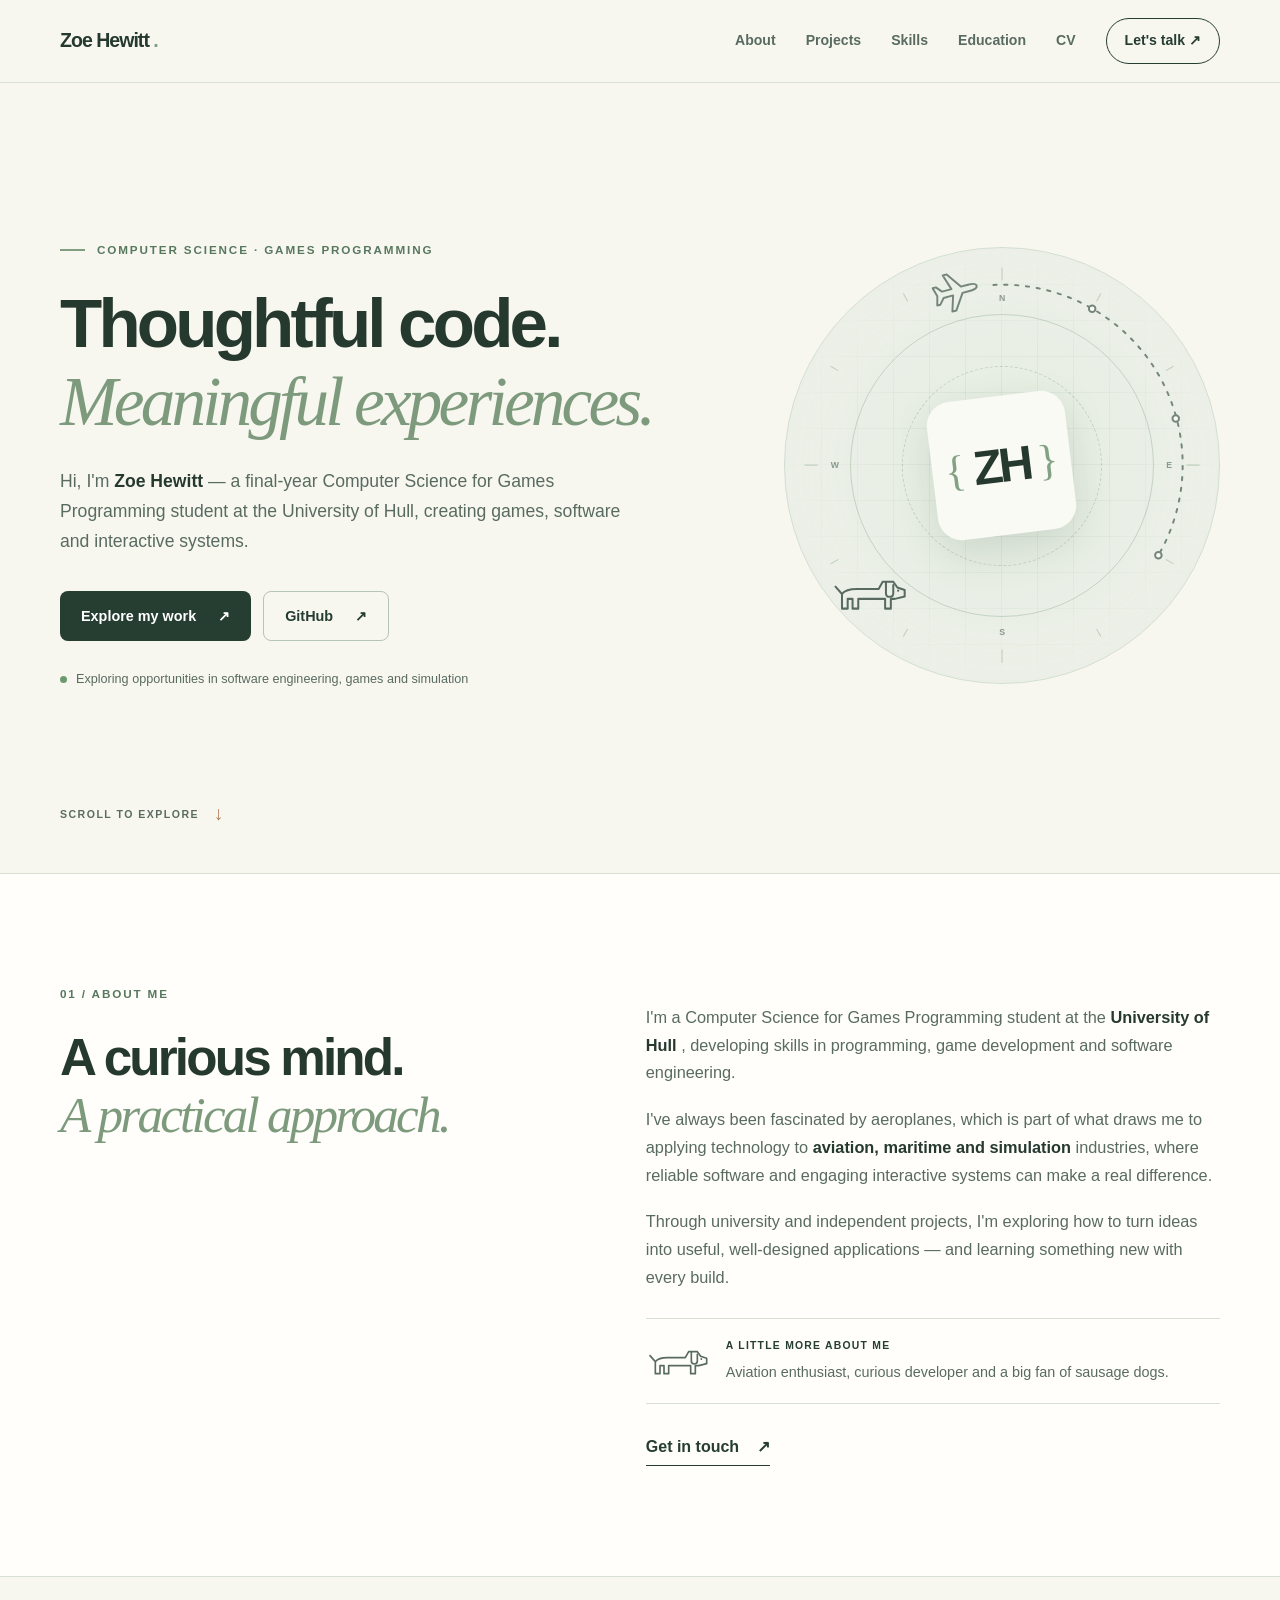
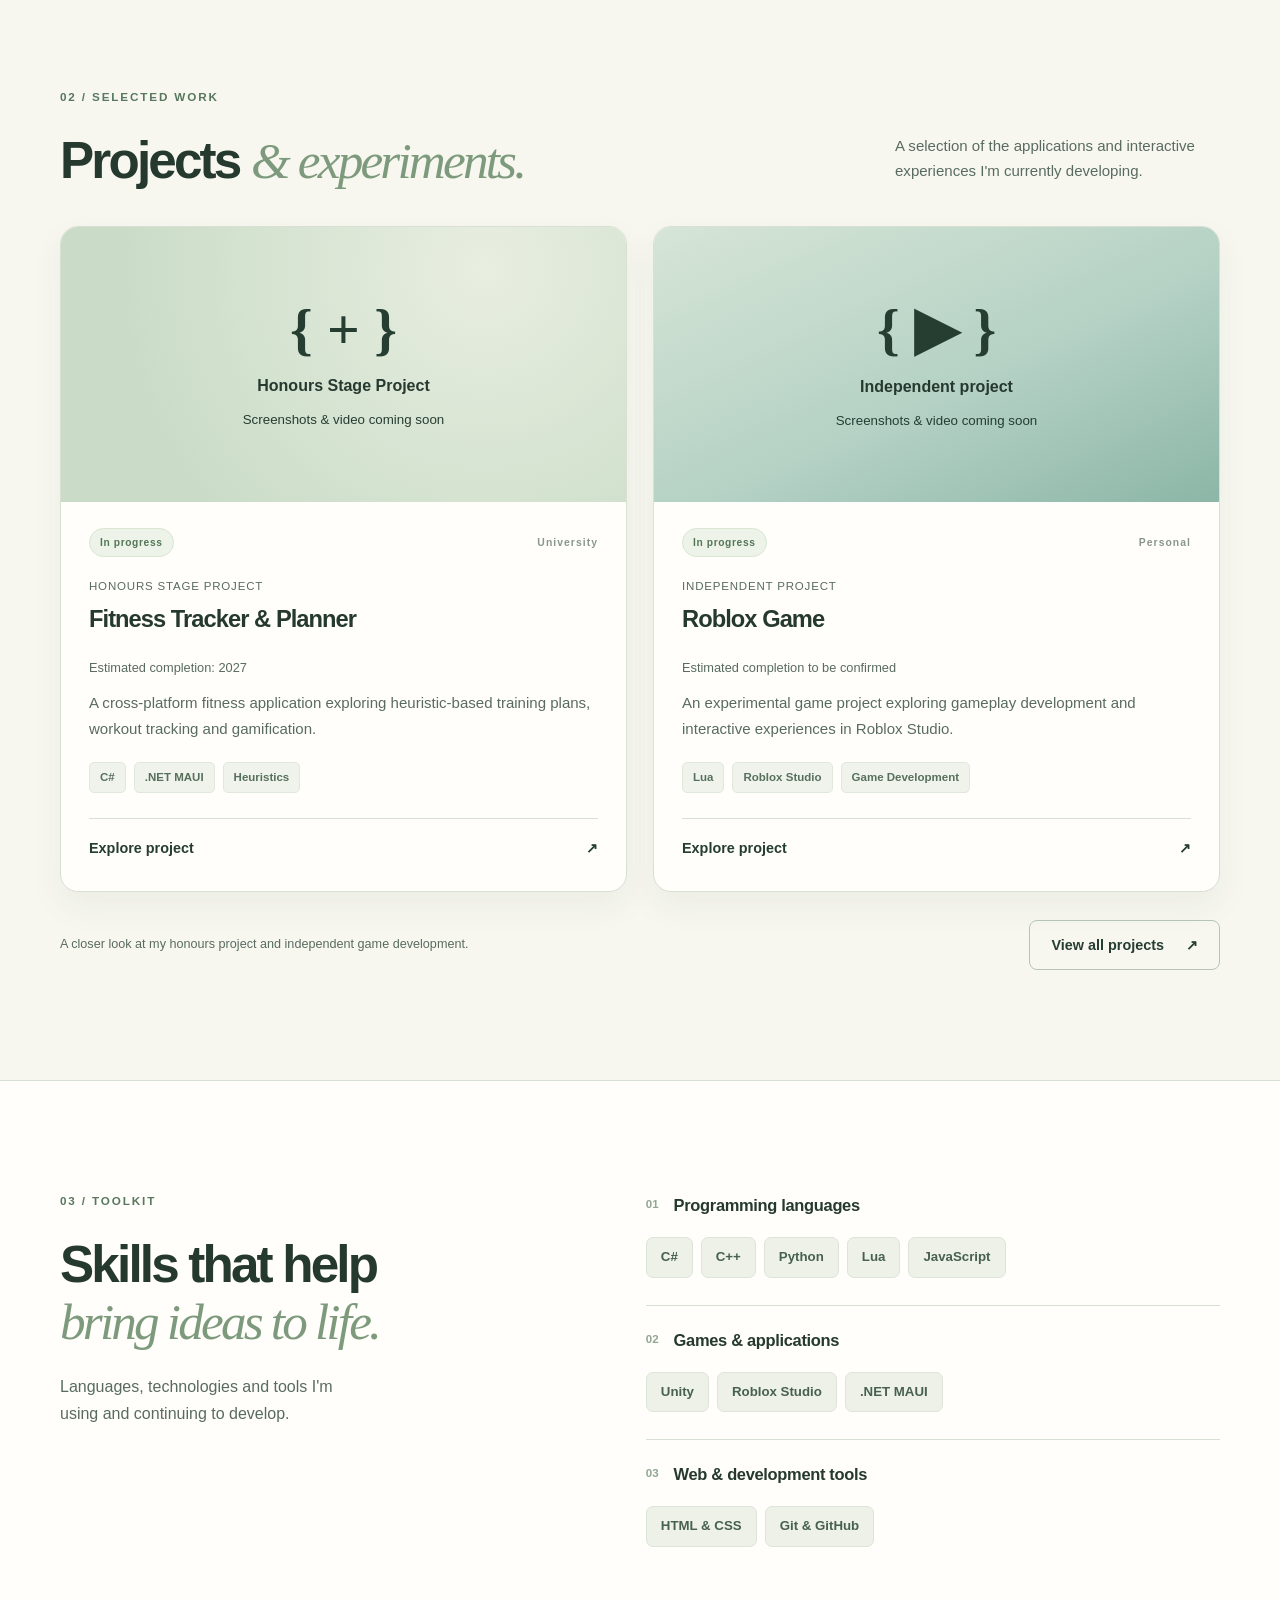
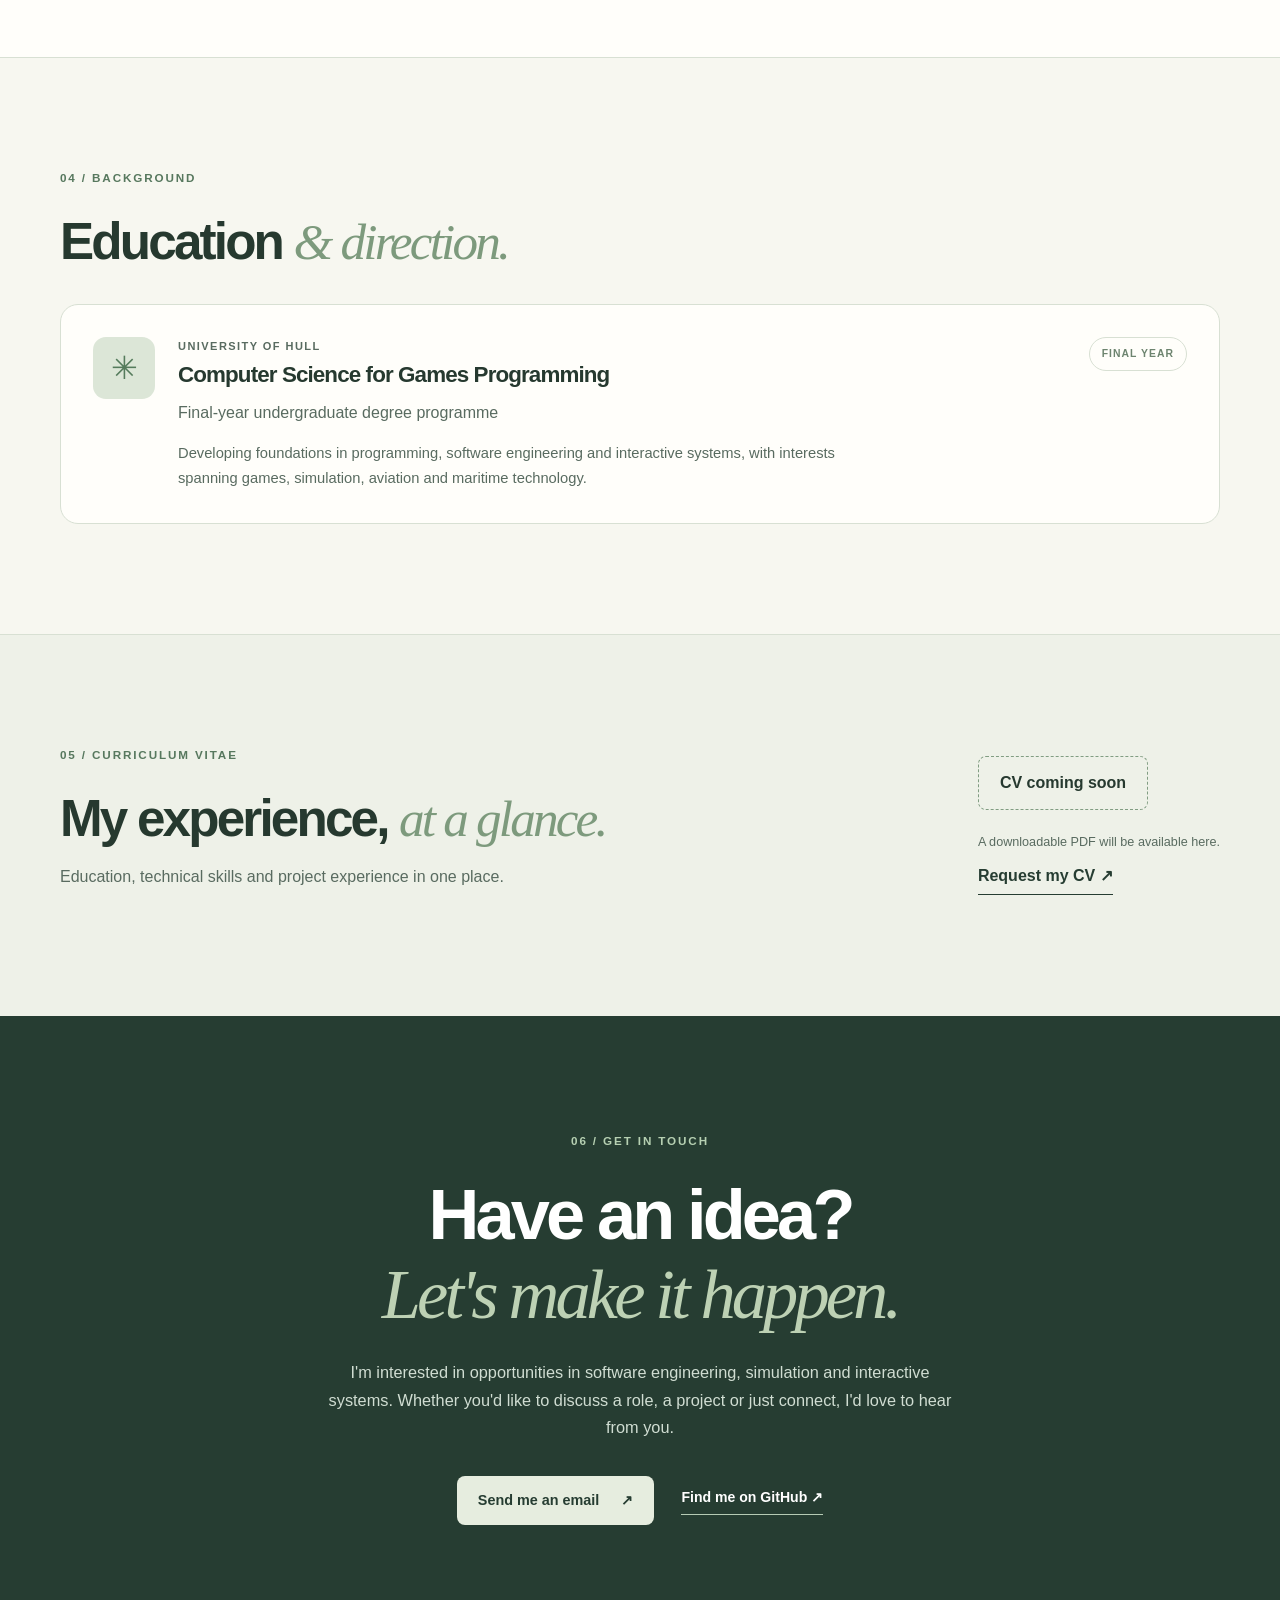
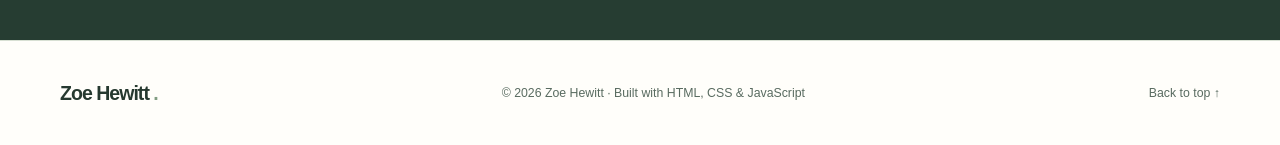
<file: index.html>
<!doctype html>
<html lang="en">
  <head>
    <meta charset="utf-8" />
    <meta content="width=device-width, initial-scale=1" name="viewport" />
    <meta content="#f7f7f0" name="theme-color" />
    <meta
      content="Zoe Hewitt is a final-year Computer Science for Games Programming student at the University of Hull, building games, software and interactive systems."
      name="description"
    />
    <title>Zoe Hewitt | Games Programmer &amp; Software Developer</title>
    <link href="css/style.css" rel="stylesheet" />
    <script defer src="js/projects.js"></script>
    <script defer="" src="js/script.js"></script>
  </head>
  <body>
    <a class="skip-link" href="#main"> Skip to main content </a>
    <header class="site-header" id="top">
      <div class="container header-inner">
        <a aria-label="Zoe Hewitt, home" class="brand" href="#home">
          Zoe Hewitt
          <span aria-hidden="true"> . </span>
        </a>
        <button
          aria-controls="primary-navigation"
          aria-expanded="false"
          aria-label="Open navigation menu"
          class="menu-toggle"
          type="button"
        >
          <span> </span>
          <span> </span>
          <span> </span>
        </button>
        <nav aria-label="Main navigation" class="site-nav" id="primary-navigation">
          <a href="#about"> About </a>
          <a href="#projects"> Projects </a>
          <a href="#skills"> Skills </a>
          <a href="#education"> Education </a>
          <a href="#cv">CV</a>
          <a class="nav-contact" href="#contact">
            Let's talk
            <span aria-hidden="true"> &nearrow; </span>
          </a>
        </nav>
      </div>
    </header>
    <main id="main">
      <section aria-labelledby="hero-title" class="hero container" id="home">
        <div class="hero-copy">
          <p class="eyebrow">
            <span aria-hidden="true" class="eyebrow-line"> </span>
            COMPUTER SCIENCE &middot; GAMES PROGRAMMING
          </p>
          <h1 id="hero-title">
            Thoughtful code.
            <br />
            <em> Meaningful experiences. </em>
          </h1>
          <p class="hero-lead">
            Hi, I'm
            <strong> Zoe Hewitt </strong>
            &mdash; a final-year Computer Science for Games Programming student at the University of
            Hull, creating games, software and interactive systems.
          </p>
          <div class="hero-actions">
            <a class="button button-primary" href="#projects">
              Explore my work
              <span aria-hidden="true"> &nearrow; </span>
            </a>
            <a
              class="button button-outline"
              href="https://github.com/ZoeH811"
              rel="noopener noreferrer"
              target="_blank"
            >
              GitHub
              <span aria-hidden="true"> &nearrow; </span>
              <span class="sr-only"> (opens in a new tab) </span>
            </a>
          </div>
          <p class="hero-note">
            <span aria-hidden="true" class="status-dot"> </span>
            Exploring opportunities in software engineering, games and simulation
          </p>
        </div>
        <div aria-hidden="true" class="hero-art">
          <div class="art-grid"></div>
          <!-- Sparse compass marks frame the illustration without competing with the initials. -->
          <svg class="art-compass" viewBox="0 0 400 400" focusable="false">
            <path
              d="M200 18v12 M200 370v12 M18 200h12 M370 200h12
                 M109 42l4 7 M287 351l4 7 M42 109l7 4 M351 287l7 4
                 M42 291l7-4 M351 113l7-4 M109 358l4-7 M287 49l4-7"
            />
            <text x="200" y="49">N</text>
            <text x="354" y="203">E</text>
            <text x="200" y="357">S</text>
            <text x="46" y="203">W</text>
          </svg>
          <div class="art-orbit orbit-one"></div>
          <div class="art-orbit orbit-two"></div>
          <div class="art-center">
            <span class="art-bracket"> { </span>
            <span class="art-mark"> ZH </span>
            <span class="art-bracket"> } </span>
          </div>
          <svg class="hero-dachshund" viewBox="0 0 400 400" focusable="false">
            <image href="assets/images/dachshund.svg" x="42" y="300" width="72" height="36" />
          </svg>
          <!-- Personal motifs follow the existing quiet, technical illustration style. -->
          <svg class="flight-trail" viewBox="0 0 400 400" focusable="false">
            <!-- Leave a short gap after the aircraft before the outer flight arc begins. -->
            <path d="M192 34A166 166 0 0 1 344 283" />
            <g class="flight-waypoints">
              <circle cx="283" cy="56" r="3" />
              <circle cx="360" cy="157" r="3" />
              <circle cx="344" cy="283" r="3" />
            </g>
            <!-- Share the path's coordinates so the plane stays anchored at every screen size. -->
            <image
              href="assets/images/aircraft.svg"
              x="133"
              y="16"
              width="48"
              height="48"
              transform="rotate(75 157 40)"
            />
          </svg>
        </div>
        <a class="scroll-hint" href="#about">
          SCROLL TO EXPLORE
          <span aria-hidden="true"> &darr; </span>
        </a>
      </section>
      <section aria-labelledby="about-title" class="section about-section" id="about">
        <div class="container split-section">
          <div class="section-heading">
            <p class="eyebrow">01 / ABOUT ME</p>
            <h2 id="about-title">
              A curious mind.
              <br />
              <em> A practical approach. </em>
            </h2>
          </div>
          <div class="section-content">
            <p>
              I'm a Computer Science for Games Programming student at the
              <strong> University of Hull </strong>
              , developing skills in programming, game development and software engineering.
            </p>
            <p>
              I've always been fascinated by aeroplanes, which is part of what draws me to applying
              technology to
              <strong> aviation, maritime and simulation </strong>
              industries, where reliable software and engaging interactive systems can make a real
              difference.
            </p>
            <p>
              Through university and independent projects, I'm exploring how to turn ideas into
              useful, well-designed applications &mdash; and learning something new with every
              build.
            </p>
            <aside class="personal-note" aria-label="A little more about me">
              <img src="assets/images/dachshund.svg" alt="" width="64" height="32" />
              <div>
                <span class="personal-note-label">A LITTLE MORE ABOUT ME</span>
                <p>Aviation enthusiast, curious developer and a big fan of sausage dogs.</p>
              </div>
            </aside>
            <a class="inline-link" href="#contact">
              Get in touch
              <span aria-hidden="true"> &nearrow; </span>
            </a>
          </div>
        </div>
      </section>
      <section aria-labelledby="projects-title" class="section projects-section" id="projects">
        <div class="container">
          <div class="section-topline">
            <div>
              <p class="eyebrow">02 / SELECTED WORK</p>
              <h2 id="projects-title">
                Projects
                <em> &amp; experiments. </em>
              </h2>
            </div>
            <p class="section-intro">
              A selection of the applications and interactive experiences I'm currently developing.
            </p>
          </div>
          <!-- Cards are rendered from portfolio.projects in js/projects.js. -->
          <div class="project-grid" data-featured-projects></div>
          <noscript>
            <p>
              Featured: Fitness Tracker &amp; Planner (Honours Stage Project) and Roblox Game.
              Enable JavaScript to view project cards.
            </p>
          </noscript>
          <div class="projects-footer">
            <p class="projects-footnote">
              A closer look at my honours project and independent game development.
            </p>
            <a class="button button-outline" href="projects.html"
              >View all projects <span aria-hidden="true">↗</span>
            </a>
          </div>
        </div>
      </section>
      <section aria-labelledby="skills-title" class="section skills-section" id="skills">
        <div class="container split-section">
          <div class="section-heading">
            <p class="eyebrow">03 / TOOLKIT</p>
            <h2 id="skills-title">
              Skills that help
              <br />
              <em> bring ideas to life. </em>
            </h2>
            <p class="heading-description">
              Languages, technologies and tools I'm using and continuing to develop.
            </p>
          </div>
          <div class="skill-groups">
            <div class="skill-group">
              <h3>
                <span class="skill-number"> 01 </span>
                Programming languages
              </h3>
              <div class="skill-tags">
                <span> C# </span>
                <span> C++ </span>
                <span> Python </span>
                <span> Lua </span>
                <span> JavaScript </span>
              </div>
            </div>
            <div class="skill-group">
              <h3>
                <span class="skill-number"> 02 </span>
                Games &amp; applications
              </h3>
              <div class="skill-tags">
                <span> Unity </span>
                <span> Roblox Studio </span>
                <span> .NET MAUI </span>
              </div>
            </div>
            <div class="skill-group">
              <h3>
                <span class="skill-number"> 03 </span>
                Web &amp; development tools
              </h3>
              <div class="skill-tags">
                <span> HTML &amp; CSS </span>
                <span> Git &amp; GitHub </span>
              </div>
            </div>
          </div>
        </div>
      </section>
      <section aria-labelledby="education-title" class="section education-section" id="education">
        <div class="container">
          <p class="eyebrow">04 / BACKGROUND</p>
          <h2 id="education-title">
            Education
            <em> &amp; direction. </em>
          </h2>
          <div class="education-card">
            <div aria-hidden="true" class="education-icon">✳</div>
            <div class="education-info">
              <p class="education-label">UNIVERSITY OF HULL</p>
              <h3>Computer Science for Games Programming</h3>
              <p>Final-year undergraduate degree programme</p>
              <p class="education-detail">
                Developing foundations in programming, software engineering and interactive systems,
                with interests spanning games, simulation, aviation and maritime technology.
              </p>
            </div>
            <span class="education-badge"> FINAL YEAR </span>
          </div>
        </div>
      </section>
      <section class="section cv-section" id="cv" aria-labelledby="cv-title">
        <div class="container cv-panel">
          <div>
            <p class="eyebrow">05 / CURRICULUM VITAE</p>
            <h2 id="cv-title">My experience, <em>at a glance.</em></h2>
            <p>Education, technical skills and project experience in one place.</p>
          </div>
          <!-- js/projects.js replaces the placeholder when portfolio.cv is configured. -->
          <div class="cv-actions">
            <span class="cv-pending" data-cv-action>CV coming soon</span>
            <p class="projects-footnote" data-cv-note>A downloadable PDF will be available here.</p>
            <a class="inline-link" href="mailto:zoehewitt811@hotmail.com?subject=CV%20request"
              >Request my CV ↗</a
            >
          </div>
        </div>
      </section>
      <section aria-labelledby="contact-title" class="contact-section" id="contact">
        <div class="container contact-inner">
          <p class="eyebrow">06 / GET IN TOUCH</p>
          <h2 id="contact-title">
            Have an idea?
            <br />
            <em> Let's make it happen. </em>
          </h2>
          <p>
            I'm interested in opportunities in software engineering, simulation and interactive
            systems. Whether you'd like to discuss a role, a project or just connect, I'd love to
            hear from you.
          </p>
          <div class="contact-actions">
            <a class="button button-light" href="mailto:zoehewitt811@hotmail.com">
              Send me an email
              <span aria-hidden="true"> &nearrow; </span>
            </a>
            <a
              class="contact-github"
              href="https://github.com/ZoeH811"
              rel="noopener noreferrer"
              target="_blank"
            >
              Find me on GitHub
              <span aria-hidden="true"> &nearrow; </span>
              <span class="sr-only"> (opens in a new tab) </span>
            </a>
          </div>
        </div>
      </section>
    </main>
    <footer class="site-footer">
      <div class="container footer-inner">
        <a class="brand" href="#home">
          Zoe Hewitt
          <span aria-hidden="true"> . </span>
        </a>
        <p>
          &copy;
          <span id="current-year"> 2026 </span>
          Zoe Hewitt &middot; Built with HTML, CSS &amp; JavaScript
        </p>
        <a class="back-to-top" href="#top"> Back to top &uarr; </a>
      </div>
    </footer>
  </body>
</html>
</file>
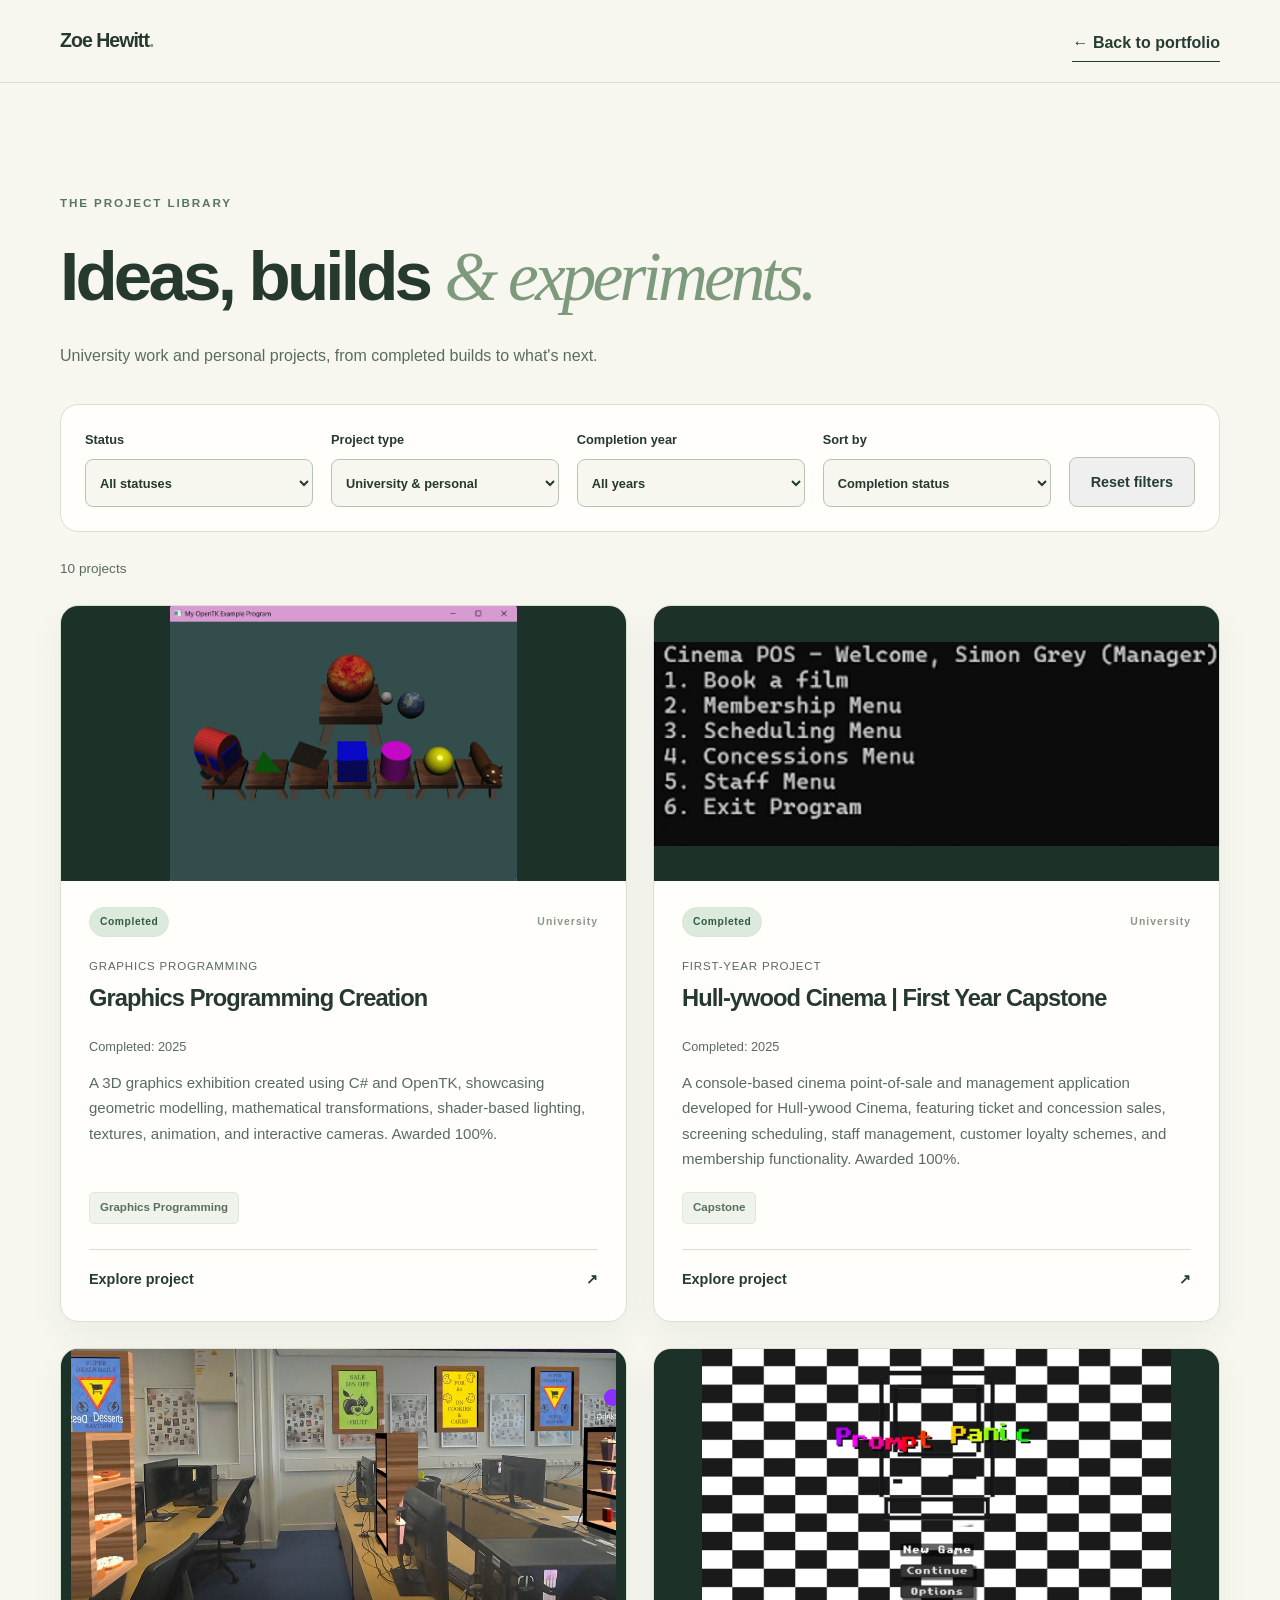
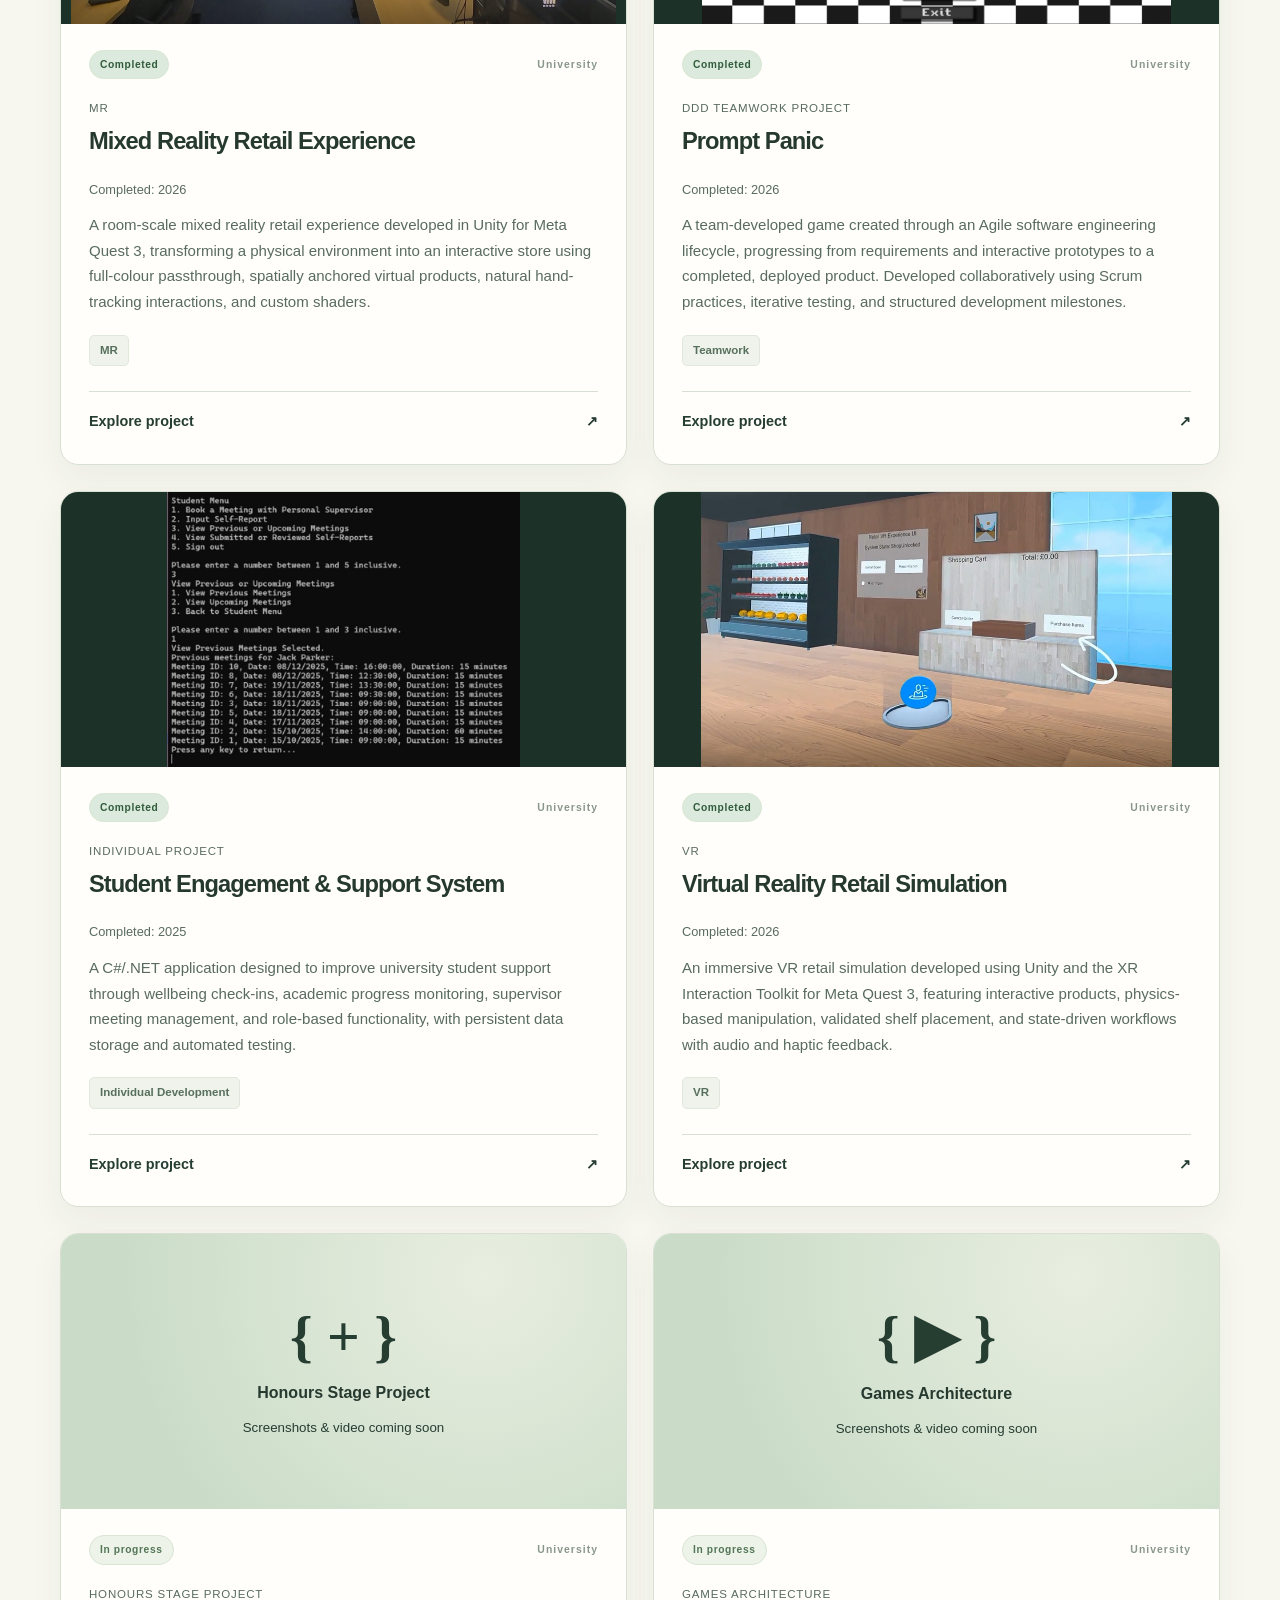
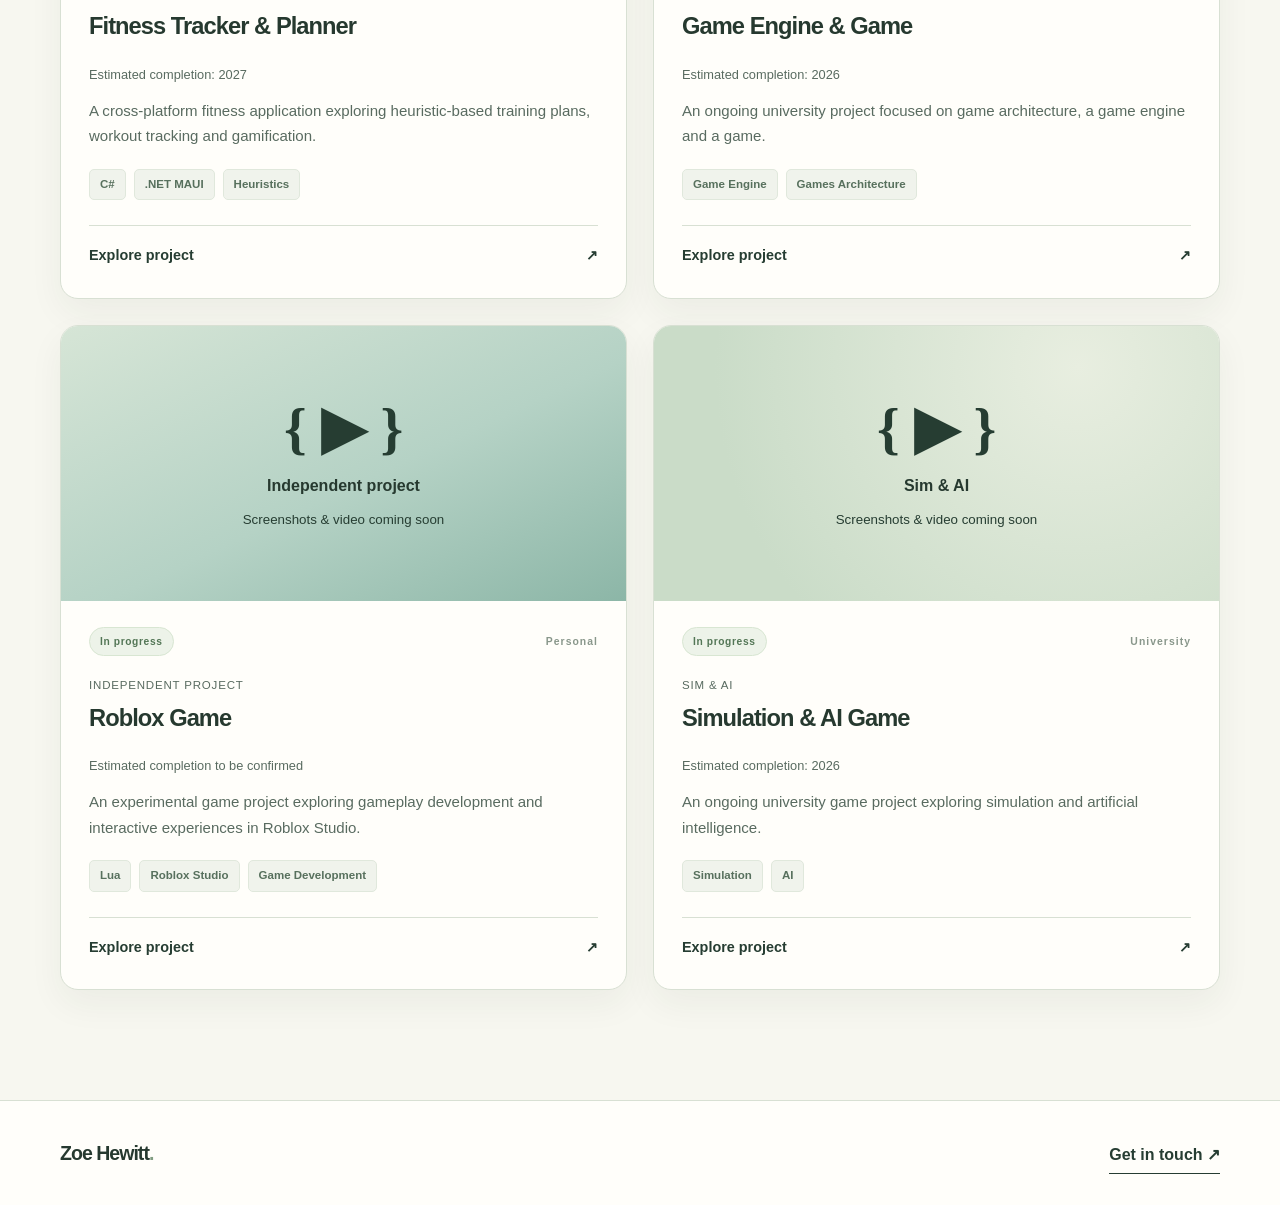
<file: projects.html>
<!doctype html>
<html lang="en">
  <head>
    <meta charset="utf-8" />
    <meta name="viewport" content="width=device-width, initial-scale=1" />
    <meta name="theme-color" content="#f7f7f0" />
    <meta
      name="description"
      content="Explore Zoe Hewitt's university and personal projects in software, games, simulation and AI."
    />
    <title>All Projects | Zoe Hewitt</title>
    <link rel="stylesheet" href="css/style.css" />
    <script defer src="js/script.js"></script>
    <script defer src="js/projects.js"></script>
  </head>
  <body>
    <a class="skip-link" href="#main">Skip to main content</a>
    <header class="site-header">
      <div class="container header-inner">
        <a class="brand" href="index.html">Zoe Hewitt<span>.</span> </a>
        <nav class="library-nav" aria-label="Main navigation">
          <a class="inline-link" href="index.html#projects">← Back to portfolio</a>
        </nav>
      </div>
    </header>
    <main id="main" class="section container">
      <p class="eyebrow">THE PROJECT LIBRARY</p>
      <h1>Ideas, builds <em>&amp; experiments.</em></h1>
      <p class="library-intro">
        University work and personal projects, from completed builds to what's next.
      </p>
      <!-- Filter names match the form fields read by js/projects.js. -->
      <form id="project-filters" class="project-filters" aria-label="Filter and sort projects">
        <label
          >Status<select name="status">
            <option value="all">All statuses</option>
            <option value="completed">Completed</option>
            <option value="progress">In progress</option>
            <option value="future">Future plan</option>
          </select>
        </label>
        <label
          >Project type<select name="category">
            <option value="all">University &amp; personal</option>
            <option>University</option>
            <option>Personal</option>
          </select>
        </label>
        <label
          >Completion year<select name="year">
            <option value="all">All years</option>
          </select>
        </label>
        <label
          >Sort by<select name="sort">
            <option value="status">Completion status</option>
            <option value="newest">Completion date: newest first</option>
            <option value="oldest">Completion date: oldest first</option>
            <option value="name">Project name A–Z</option>
          </select>
        </label>
        <button type="reset" class="button button-outline">Reset filters</button>
      </form>
      <p id="project-count" role="status" aria-live="polite"></p>
      <!-- Project cards and result counts are populated by js/projects.js. -->
      <div class="project-grid" data-project-library></div>
      <div id="projects-empty" class="empty-state" hidden>
        <h2>No projects here yet.</h2>
        <p>Try another status, project type or completion year.</p>
      </div>
      <noscript>
        <p>Enable JavaScript to filter and view the project library.</p>
      </noscript>
    </main>
    <footer class="site-footer">
      <div class="container footer-inner">
        <a class="brand" href="index.html">Zoe Hewitt<span>.</span> </a>
        <a class="inline-link" href="index.html#contact">Get in touch ↗</a>
      </div>
    </footer>
  </body>
</html>
</file>
<file: css/style.css>
/* Zoe Hewitt portfolio — light sage and cream */
:root {
  color-scheme: light;
  --background: #f7f7f0;
  --surface: #fffefa;
  --surface-alt: #eef1e8;
  --forest: #263d32;
  --forest-dark: #1c3128;
  --text: #26392f;
  --muted: #596b60;
  --sage: #819d82;
  --sage-soft: #dce6d7;
  --copper: #b47d57;
  --border: #d8e0d3;
  --container: 1160px;
  --radius: 18px;
  --shadow: 0 14px 35px rgba(31, 57, 39, 0.055);
}

*,
*::before,
*::after {
  box-sizing: border-box;
}

html {
  scroll-behavior: smooth;
  scroll-padding-top: 92px;
}

body {
  margin: 0;
  background: var(--background);
  color: var(--text);
  font-family:
    Inter,
    ui-sans-serif,
    -apple-system,
    BlinkMacSystemFont,
    'Segoe UI',
    sans-serif;
  line-height: 1.7;
  -webkit-font-smoothing: antialiased;
}

a {
  color: inherit;
  text-decoration: none;
}

button {
  font: inherit;
}

a,
button {
  -webkit-tap-highlight-color: transparent;
}

a:focus-visible,
button:focus-visible {
  outline: 3px solid var(--copper);
  outline-offset: 4px;
}

.sr-only {
  position: absolute;
  width: 1px;
  height: 1px;
  padding: 0;
  margin: -1px;
  overflow: hidden;
  clip: rect(0, 0, 0, 0);
  white-space: nowrap;
  border: 0;
}

.skip-link {
  position: fixed;
  z-index: 100;
  left: 12px;
  top: -70px;
  padding: 10px 18px;
  background: var(--forest);
  color: white;
  border-radius: 8px;
}

.skip-link:focus {
  top: 12px;
}

.container {
  width: min(calc(100% - 64px), var(--container));
  margin-inline: auto;
}

.site-header {
  position: sticky;
  top: 0;
  z-index: 50;
  background: rgba(247, 247, 240, 0.95);
  border-bottom: 1px solid var(--border);
  backdrop-filter: blur(18px);
  -webkit-backdrop-filter: blur(18px);
}

.header-inner {
  min-height: 82px;
  display: flex;
  align-items: center;
  justify-content: space-between;
  gap: 20px;
}

.brand {
  font-size: 1.22rem;
  letter-spacing: -0.05em;
  font-weight: 800;
  white-space: nowrap;
}

.brand span {
  color: var(--sage);
}

.site-nav {
  display: flex;
  align-items: center;
  gap: 30px;
}

.site-nav a {
  font-size: 0.88rem;
  font-weight: 600;
  color: var(--muted);
  transition: color 0.2s;
}

.site-nav a:hover,
.site-nav a[aria-current='location'] {
  color: var(--forest);
}

.site-nav .nav-contact {
  border: 1px solid var(--forest);
  border-radius: 100px;
  padding: 10px 18px;
  color: var(--forest);
}

.site-nav .nav-contact:hover {
  background: var(--forest);
  color: #fff;
}

.menu-toggle {
  display: none;
}

.hero {
  min-height: 680px;
  min-height: min(790px, calc(100svh - 82px));
  display: grid;
  grid-template-columns: minmax(0, 1.2fr) minmax(300px, 0.8fr);
  align-items: center;
  column-gap: 6%;
  position: relative;
  padding-block: 105px 130px;
}

.eyebrow {
  display: flex;
  align-items: center;
  gap: 12px;
  margin: 0 0 25px;
  font-size: 0.73rem;
  font-weight: 800;
  letter-spacing: 0.16em;
  color: #57785e;
}

.eyebrow-line {
  height: 2px;
  width: 25px;
  background: var(--sage);
}

h1,
h2,
h3,
p {
  overflow-wrap: break-word;
}

h1,
h2 {
  letter-spacing: -0.055em;
  line-height: 1.12;
}

h1 {
  font-size: clamp(3rem, 5.4vw, 5.35rem);
  margin: 0 0 27px;
  font-weight: 750;
}

h1 em,
h2 em {
  font-family: Georgia, 'Times New Roman', serif;
  font-weight: 400;
  letter-spacing: -0.055em;
  color: #7d9a7d;
}

h1 em {
  white-space: nowrap;
}

.hero-lead {
  font-size: 1.1rem;
  color: var(--muted);
  max-width: 590px;
  margin: 0;
}

.hero-lead strong {
  color: var(--text);
}

.hero-actions {
  display: flex;
  gap: 12px;
  flex-wrap: wrap;
  margin-top: 34px;
}

.button {
  min-height: 49px;
  display: inline-flex;
  align-items: center;
  justify-content: center;
  gap: 22px;
  padding: 12px 21px;
  border-radius: 8px;
  font-size: 0.9rem;
  font-weight: 750;
  transition:
    background 0.2s,
    transform 0.2s,
    color 0.2s,
    border-color 0.2s;
}

.button:hover {
  transform: translateY(-2px);
}

.button-primary {
  background: var(--forest);
  color: #fff;
}

.button-primary:hover {
  background: #3b5b48;
}

.button-outline {
  border: 1px solid #b6c4b6;
  color: var(--forest);
}

.button-outline:hover {
  background: var(--sage-soft);
}

.hero-note {
  display: flex;
  align-items: center;
  gap: 9px;
  color: var(--muted);
  font-size: 0.79rem;
  margin: 28px 0 0;
}

.status-dot {
  width: 7px;
  height: 7px;
  display: inline-block;
  flex: none;
  background: #6d9b70;
  border-radius: 50%;
}

.hero-art {
  aspect-ratio: 1;
  position: relative;
  border: 1px solid #d2dfd0;
  border-radius: 50%;
  background: radial-gradient(circle at 50% 50%, #e5ede0 0%, #e9efe6 47%, #f2f4ed 70%);
  overflow: hidden;
  box-shadow: inset 0 0 80px rgba(106, 144, 109, 0.08);
}

.art-grid {
  position: absolute;
  inset: 0;
  background-image:
    linear-gradient(#8aa48a1e 1px, transparent 1px),
    linear-gradient(90deg, #8aa48a1e 1px, transparent 1px);
  background-size: 36px 36px;
  mask-image: radial-gradient(circle, #000 25%, transparent 75%);
}

.art-orbit {
  position: absolute;
  border: 1px solid rgba(89, 127, 91, 0.25);
  border-radius: 50%;
  inset: 15%;
}

.orbit-two {
  inset: 27%;
  border-style: dashed;
  transform: rotate(25deg);
}

.art-center {
  position: absolute;
  inset: 34%;
  display: flex;
  align-items: center;
  justify-content: center;
  gap: 8px;
  background: #f9faf4;
  border-radius: 24px;
  box-shadow: 0 15px 40px #2e493322;
  transform: rotate(-7deg);
}

.art-mark {
  font-weight: 800;
  font-size: clamp(1.5rem, 4vw, 3rem);
  letter-spacing: -0.08em;
}

.art-bracket {
  font-family: Georgia, serif;
  font-size: clamp(1.6rem, 3.5vw, 2.7rem);
  color: #83a184;
}

.art-chip {
  position: absolute;
  display: flex;
  gap: 15px;
  align-items: center;
  background: #fffefa;
  border: 1px solid var(--border);
  padding: 10px 15px;
  border-radius: 7px;
  font-size: 0.7rem;
  letter-spacing: 0.1em;
  font-weight: 800;
  box-shadow: var(--shadow);
}

.art-chip span {
  color: var(--copper);
  font-size: 1.05rem;
}

.chip-top {
  top: 21%;
  right: 3%;
  transform: rotate(9deg);
}

.chip-bottom {
  bottom: 18%;
  left: 0;
  transform: rotate(-9deg);
}

.art-star {
  position: absolute;
  color: #91ae90;
  font-size: 25px;
}

.star-one {
  top: 20%;
  left: 24%;
}

.star-two {
  right: 18%;
  bottom: 22%;
  font-size: 16px;
}

/* Static personal motifs: decorative only, with no extra motion or interaction. */
.art-compass {
  position: absolute;
  inset: 0;
  width: 100%;
  height: 100%;
  pointer-events: none;
}

.art-compass path {
  fill: none;
  stroke: var(--sage);
  stroke-width: 1;
  opacity: 0.4;
}

.art-compass text {
  fill: var(--muted);
  font-family: inherit;
  font-size: 8px;
  font-weight: 600;
  text-anchor: middle;
  opacity: 0.65;
}

.flight-trail {
  position: absolute;
  inset: 0;
  width: 100%;
  height: 100%;
  fill: none;
  stroke: var(--muted);
  stroke-width: 1.8;
  stroke-linecap: round;
  stroke-dasharray: 3 7;
  opacity: 0.8;
  pointer-events: none;
}

.flight-waypoints {
  fill: var(--surface);
  stroke-dasharray: none;
}

.hero-dachshund {
  position: absolute;
  inset: 0;
  width: 100%;
  height: 100%;
  pointer-events: none;
}

.scroll-hint {
  position: absolute;
  bottom: 42px;
  left: 0;
  font-size: 0.66rem;
  font-weight: 800;
  letter-spacing: 0.14em;
  color: var(--muted);
  display: flex;
  gap: 15px;
  align-items: center;
}

.scroll-hint span {
  font-size: 1.2rem;
  color: var(--copper);
}

.section {
  padding-block: 110px;
}

.about-section {
  background: var(--surface);
  border-block: 1px solid var(--border);
}

.split-section {
  display: grid;
  grid-template-columns: 0.9fr 1.1fr;
  gap: 10%;
}

.section h2 {
  font-size: clamp(2.3rem, 4vw, 3.65rem);
  margin: 0;
}

.section-content {
  padding-top: 20px;
}

.section-content p {
  color: var(--muted);
  margin: 0 0 19px;
  font-size: 1.02rem;
}

.section-content strong {
  color: var(--text);
}

/* A small editorial aside keeps personal interests alongside the About copy. */
.personal-note {
  display: flex;
  align-items: center;
  gap: 16px;
  margin: 27px 0 20px;
  padding: 18px 0;
  border-block: 1px solid var(--border);
}

.personal-note > img {
  flex: none;
}

.personal-note-label {
  display: block;
  color: var(--forest);
  font-size: 0.65rem;
  font-weight: 750;
  letter-spacing: 0.12em;
  margin-bottom: 5px;
}

.personal-note p {
  margin: 0;
  font-size: 0.9rem;
}

.inline-link {
  display: inline-flex;
  align-items: center;
  gap: 18px;
  color: var(--forest);
  border-bottom: 1px solid var(--forest);
  font-weight: 750;
  margin-top: 9px;
  padding-bottom: 5px;
}

.inline-link:hover {
  color: #63846a;
}

.section-topline {
  display: flex;
  align-items: end;
  justify-content: space-between;
  gap: 40px;
  margin-bottom: 37px;
}

.section-intro {
  max-width: 325px;
  margin: 0 0 5px;
  color: var(--muted);
  font-size: 0.94rem;
}

.project-grid {
  display: grid;
  grid-template-columns: repeat(2, minmax(0, 1fr));
  gap: 26px;
}

.project-card {
  display: flex;
  flex-direction: column;
  min-width: 0;
  background: var(--surface);
  border: 1px solid var(--border);
  border-radius: var(--radius);
  overflow: hidden;
  box-shadow: var(--shadow);
  transition:
    transform 0.2s,
    border-color 0.2s,
    box-shadow 0.2s;
}

.project-card:hover {
  transform: translateY(-4px);
  border-color: #aabfa9;
  box-shadow: 0 18px 40px rgba(31, 57, 39, 0.09);
}

.project-visual {
  height: 275px;
  position: relative;
  overflow: hidden;
  display: flex;
  align-items: center;
  justify-content: center;
}

.fitness-visual {
  background: radial-gradient(circle at 75% 15%, #e8eee0, #cadcc8 75%);
}

.mock-app {
  width: 63%;
  max-width: 300px;
  background: #fffefa;
  padding: 18px;
  border-radius: 13px;
  box-shadow: 0 25px 45px #3e684233;
  transform: rotate(-6deg);
}

.mock-top {
  display: flex;
  justify-content: space-between;
  color: #6e8d71;
  font-size: 0.56rem;
  letter-spacing: 0.13em;
  font-weight: 800;
}

.mock-heading {
  font-size: 1.1rem;
  font-weight: 800;
  letter-spacing: -0.04em;
  margin: 15px 0;
}

.mock-bars {
  height: 62px;
  display: flex;
  gap: 8px;
  align-items: end;
  border-bottom: 1px solid #e2e9dd;
}

.mock-bars i {
  flex: 1;
  background: #8eae8e;
  border-radius: 3px 3px 0 0;
  height: 45%;
}

.mock-bars i:nth-child(2) {
  height: 80%;
}

.mock-bars i:nth-child(3) {
  height: 60%;
}

.mock-bars i:nth-child(4) {
  height: 95%;
}

.mock-bars i:nth-child(5) {
  height: 70%;
}

.mock-bars i:nth-child(6) {
  height: 100%;
}

.mock-bars i:nth-child(7) {
  height: 83%;
}

.mock-row {
  display: flex;
  justify-content: space-between;
  margin-top: 17px;
  font-size: 0.62rem;
  color: #607663;
}

.mock-progress {
  height: 6px;
  background: #e7ece4;
  border-radius: 10px;
  margin-top: 8px;
  overflow: hidden;
}

.mock-progress span {
  display: block;
  width: 72%;
  height: 100%;
  background: #779a78;
  border-radius: 10px;
}

.game-visual {
  background: linear-gradient(155deg, #d6e5d6 0%, #b5d2c5 55%, #8cb6a7 100%);
}

.game-sun {
  position: absolute;
  top: 34px;
  right: 22%;
  height: 75px;
  width: 75px;
  border-radius: 50%;
  background: #f4efcc;
}

.game-hill {
  position: absolute;
  width: 130%;
  height: 230px;
  bottom: -165px;
  border-radius: 50%;
}

.hill-back {
  background: #82aa91;
  left: -20%;
  bottom: -130px;
}

.hill-front {
  background: #5d9279;
  right: -30%;
  bottom: -180px;
}

.game-platform {
  position: absolute;
  width: 115px;
  height: 45px;
  background: #567d62;
  transform: skewY(-17deg) rotate(-5deg);
  box-shadow: 0 18px 0 #3e6751;
}

.platform-one {
  bottom: 105px;
  left: 18%;
}

.platform-two {
  bottom: 145px;
  right: 16%;
  width: 95px;
}

.game-avatar {
  position: absolute;
  width: 32px;
  height: 54px;
  background: #e8bd82;
  bottom: 155px;
  right: 27%;
  border-radius: 9px 9px 5px 5px;
  box-shadow: inset 0 -23px #466a57;
}

.game-avatar span {
  position: absolute;
  top: -17px;
  left: 5px;
  width: 22px;
  height: 22px;
  border-radius: 50%;
  background: #d9a976;
}

.visual-label {
  position: absolute;
  bottom: 13px;
  left: 16px;
  color: #2c4d3a;
  background: #ffffffd9;
  border-radius: 4px;
  padding: 5px 9px;
  font-size: 0.56rem;
  font-weight: 800;
  letter-spacing: 0.09em;
}

.project-body {
  display: flex;
  flex: 1;
  flex-direction: column;
  align-items: stretch;
  padding: 26px 28px 30px;
}

/* Keep previews consistent; full captions remain available in project details. */
.project-card > .project-gallery,
.project-card > .media-placeholder {
  flex: none;
  height: 275px;
  min-height: 0;
}

.project-card > .project-gallery figcaption {
  display: none;
}

.project-card .project-body > .tech-tags {
  margin-top: auto;
  padding-top: 20px;
}

.project-meta {
  display: flex;
  align-items: center;
  justify-content: space-between;
  gap: 12px;
  flex-wrap: wrap;
}

.status-pill {
  display: inline-flex;
  align-items: center;
  gap: 8px;
  background: #edf3e9;
  color: #537656;
  border: 1px solid #d8e6d2;
  padding: 5px 10px;
  border-radius: 100px;
  font-size: 0.64rem;
  font-weight: 800;
  letter-spacing: 0.06em;
}

.project-index {
  font-size: 0.65rem;
  color: #89978b;
  font-weight: 800;
  letter-spacing: 0.1em;
}

.project-card h3 {
  font-size: 1.48rem;
  letter-spacing: -0.04em;
  line-height: 1.25;
  margin: 19px 0 10px;
}

.project-card .project-body > p:not(.project-coming) {
  color: var(--muted);
  margin: 0;
  min-height: 0;
  font-size: 0.94rem;
}

.tech-tags,
.skill-tags {
  display: flex;
  flex-wrap: wrap;
  gap: 8px;
}

.tech-tags {
  margin-top: 20px;
}

.tech-tags span {
  background: #f0f3ec;
  border: 1px solid #e0e8dc;
  border-radius: 5px;
  padding: 5px 10px;
  font-size: 0.72rem;
  font-weight: 650;
  color: #57705d;
}

.project-coming {
  border-top: 1px solid var(--border);
  margin: 24px 0 0;
  padding-top: 17px;
  color: #77877a;
  font-size: 0.82rem;
  font-weight: 650;
}

.project-coming span {
  float: right;
}

.projects-footnote {
  font-size: 0.79rem;
  color: var(--muted);
  margin: 22px 0 0;
}

.skills-section {
  background: var(--surface);
  border-block: 1px solid var(--border);
}

.heading-description {
  color: var(--muted);
  max-width: 300px;
  margin-top: 22px;
}

.skill-group {
  padding: 20px 0 27px;
  border-bottom: 1px solid var(--border);
}

.skill-group:first-child {
  padding-top: 0;
}

.skill-group:last-child {
  border: 0;
  padding-bottom: 0;
}

.skill-group h3 {
  display: flex;
  align-items: center;
  gap: 15px;
  font-size: 1.03rem;
  margin: 0 0 18px;
  letter-spacing: -0.02em;
}

.skill-number {
  font-size: 0.72rem;
  color: #91a693;
  letter-spacing: 0;
}

.skill-tags span {
  background: var(--surface-alt);
  border: 1px solid #dce5d8;
  padding: 8px 14px;
  border-radius: 7px;
  font-size: 0.83rem;
  color: #47614e;
  font-weight: 650;
}

.education-section h2 {
  margin-bottom: 34px;
}

.education-card {
  display: flex;
  align-items: flex-start;
  gap: 23px;
  background: var(--surface);
  border: 1px solid var(--border);
  border-radius: var(--radius);
  padding: 32px;
}

.education-icon {
  display: grid;
  place-items: center;
  background: var(--sage-soft);
  color: #557b5c;
  width: 62px;
  height: 62px;
  border-radius: 13px;
  font-size: 2rem;
  flex: none;
}

.education-info {
  flex: 1;
}

.education-label {
  font-size: 0.69rem;
  letter-spacing: 0.13em;
  font-weight: 800;
  color: #6b8d70;
  margin: 0 0 6px;
}

.education-info h3 {
  font-size: 1.4rem;
  letter-spacing: -0.04em;
  margin: 0 0 5px;
}

.education-info p {
  color: var(--muted);
  margin: 0;
}

.education-info .education-detail {
  max-width: 670px;
  margin-top: 15px;
  font-size: 0.92rem;
}

.education-badge {
  font-size: 0.65rem;
  font-weight: 800;
  letter-spacing: 0.1em;
  color: #6d846f;
  border: 1px solid var(--border);
  border-radius: 100px;
  padding: 7px 12px;
  white-space: nowrap;
}

.contact-section {
  background: var(--forest);
  color: #fff;
  padding-block: 115px;
}

.contact-inner {
  max-width: 850px;
  text-align: center;
}

.contact-inner .eyebrow {
  justify-content: center;
  color: #b6d0b2;
}

.contact-inner h2 {
  font-size: clamp(2.8rem, 5.5vw, 5.3rem);
  letter-spacing: -0.055em;
  line-height: 1.12;
  margin: 0 0 25px;
}

.contact-inner h2 em {
  color: #bdd1b4;
}

.contact-inner > p:not(.eyebrow) {
  color: #d0ddd2;
  max-width: 640px;
  margin: 0 auto;
  font-size: 1.02rem;
}

.contact-actions {
  display: flex;
  justify-content: center;
  align-items: center;
  gap: 27px;
  flex-wrap: wrap;
  margin-top: 34px;
}

.button-light {
  background: #e6eddf;
  color: var(--forest);
}

.button-light:hover {
  background: #fff;
}

.contact-github {
  font-size: 0.88rem;
  font-weight: 750;
  border-bottom: 1px solid #b6cbb5;
  padding-bottom: 4px;
}

.contact-github:hover {
  color: #c6dfbe;
}

.site-footer {
  background: var(--surface);
  border-top: 1px solid var(--border);
}

.footer-inner {
  min-height: 104px;
  display: flex;
  align-items: center;
  justify-content: space-between;
  gap: 22px;
}

.footer-inner p,
.back-to-top {
  font-size: 0.77rem;
  color: var(--muted);
}

.back-to-top:hover {
  color: var(--forest);
}

@media (max-width: 980px) {
  .site-nav {
    gap: 17px;
  }
  .hero {
    grid-template-columns: 1fr 0.75fr;
    gap: 2%;
  }
  .hero h1 {
    font-size: clamp(2.9rem, 5.2vw, 4.4rem);
  }
  .hero-art {
    width: 100%;
  }
  .split-section {
    gap: 6%;
  }
  .section {
    padding-block: 85px;
  }
}

@media (max-width: 760px) {
  html {
    scroll-padding-top: 74px;
  }
  .container {
    width: min(calc(100% - 36px), var(--container));
  }
  .header-inner {
    min-height: 72px;
  }
  .menu-toggle {
    width: 43px;
    height: 43px;
    display: flex;
    flex-direction: column;
    justify-content: center;
    align-items: center;
    gap: 5px;
    background: transparent;
    border: 1px solid var(--border);
    border-radius: 9px;
    cursor: pointer;
  }
  .menu-toggle span {
    height: 2px;
    width: 19px;
    background: var(--forest);
    border-radius: 2px;
  }
  .site-nav {
    display: none;
    position: absolute;
    left: 0;
    right: 0;
    top: 100%;
    background: var(--background);
    border-bottom: 1px solid var(--border);
    padding: 16px 18px 22px;
    box-shadow: 0 12px 20px #263d3210;
    flex-direction: column;
    align-items: stretch;
    gap: 0;
  }
  .site-nav.is-open {
    display: flex;
  }
  .site-nav a {
    padding: 12px 14px;
  }
  .site-nav .nav-contact {
    margin-top: 8px;
    text-align: center;
  }
  .hero {
    display: flex;
    flex-direction: column;
    align-items: stretch;
    gap: 35px;
    min-height: unset;
    padding-block: 78px 86px;
  }
  .hero h1 {
    font-size: clamp(2.75rem, 9vw, 4.5rem);
  }
  .hero h1 em {
    white-space: normal;
  }
  .hero-art {
    width: min(100%, 380px);
    align-self: center;
  }
  .scroll-hint {
    bottom: 22px;
  }
  .split-section {
    grid-template-columns: 1fr;
    gap: 32px;
  }
  .section-content {
    padding-top: 0;
  }
  .section-topline {
    display: block;
  }
  .section-intro {
    max-width: 520px;
    margin-top: 18px;
  }
  .project-grid {
    grid-template-columns: 1fr;
  }
  .project-card .project-body > p:not(.project-coming) {
    min-height: 0;
  }
  .section {
    padding-block: 75px;
  }
  .education-card {
    flex-wrap: wrap;
  }
  .education-badge {
    margin-left: 85px;
  }
  .footer-inner {
    padding-block: 26px;
    min-height: 0;
    flex-wrap: wrap;
  }
  .footer-inner p {
    order: 3;
    width: 100%;
    margin: 0;
  }
  .contact-section {
    padding-block: 80px;
  }
}

@media (max-width: 420px) {
  .hero {
    padding-top: 64px;
  }
  .hero h1 {
    font-size: 2.7rem;
  }
  .hero-actions {
    flex-direction: column;
    align-items: stretch;
  }
  .hero-note {
    align-items: flex-start;
  }
  .project-visual {
    height: 225px;
  }
  .project-body {
    padding: 22px;
  }
  .education-card {
    padding: 22px;
    gap: 15px;
  }
  .education-icon {
    width: 48px;
    height: 48px;
  }
  .education-badge {
    margin-left: 0;
  }
  .contact-actions {
    gap: 18px;
  }
  .contact-inner h2 {
    font-size: 2.7rem;
  }
}

@media (prefers-reduced-motion: reduce) {
  html {
    scroll-behavior: auto;
  }
  *,
  *::before,
  *::after {
    animation-duration: 0.01ms !important;
    animation-iteration-count: 1 !important;
    transition-duration: 0.01ms !important;
  }
}

/* Shared project library, media galleries and CV */
.project-details-button {
  display: flex;
  align-items: center;
  justify-content: space-between;
  width: 100%;
  margin-top: 25px;
  padding: 17px 0 0;
  border: 0;
  border-top: 1px solid var(--border);
  background: transparent;
  color: var(--forest);
  font-size: 0.9rem;
  font-weight: 750;
  text-align: left;
}
.project-details-button:hover {
  color: #57785e;
}
.project-dialog-open {
  overflow: hidden;
}
.project-dialog {
  width: min(1240px, calc(100% - 40px));
  max-width: none;
  max-height: calc(100dvh - 48px);
  padding: 0;
  border: 1px solid var(--border);
  border-radius: var(--radius);
  background: var(--surface);
  color: var(--text);
  box-shadow: 0 24px 90px #10231c55;
  overflow-y: auto;
  overscroll-behavior: contain;
}
.project-dialog::backdrop {
  background: #14271ec4;
  backdrop-filter: blur(5px);
}
.detail-toolbar {
  position: sticky;
  top: 0;
  z-index: 2;
  display: flex;
  align-items: center;
  justify-content: space-between;
  gap: 16px;
  padding: 14px 32px;
  background: var(--surface);
  border-bottom: 1px solid var(--border);
}
.detail-toolbar > span {
  font-size: 0.65rem;
  letter-spacing: 0.12em;
  font-weight: 800;
  color: var(--muted);
}
.detail-close {
  min-height: 44px;
  padding: 8px 15px;
  border: 1px solid var(--border);
  border-radius: 8px;
  background: var(--surface-alt);
  color: var(--forest);
}
.detail-close span {
  margin-left: 15px;
  font-size: 1.25rem;
}
.detail-content {
  padding: 32px;
}
.detail-heading {
  padding-bottom: 28px;
  border-bottom: 1px solid var(--border);
}
.detail-heading .eyebrow {
  margin-bottom: 12px;
}
.detail-heading h2 {
  font-size: clamp(2rem, 4vw, 3.3rem);
  margin: 0 0 18px;
}
.detail-layout {
  display: grid;
  grid-template-columns: minmax(0, 0.85fr) minmax(0, 1.35fr);
  gap: 36px;
  padding-top: 28px;
}
.detail-layout section {
  min-width: 0;
}
.detail-copy section + section {
  margin-top: 28px;
}
.detail-layout h3 {
  font-size: 1.05rem;
  line-height: 1.4;
  margin: 0 0 12px;
}
.detail-copy p,
.detail-copy li {
  color: var(--muted);
  font-size: 0.95rem;
}
.detail-copy p {
  margin: 0 0 14px;
}
.detail-copy ul {
  padding-left: 20px;
}
.detail-copy .tech-tags {
  margin-top: 0;
}
.detail-repository {
  border-top: 1px solid var(--border);
  padding-top: 24px;
}
.detail-media .project-gallery {
  display: grid;
  grid-template-columns: repeat(2, minmax(0, 1fr));
  align-items: start;
  gap: 18px;
  overflow: visible;
  background: transparent;
}
.detail-media .project-gallery figure {
  min-width: 0;
  margin: 0;
  border: 1px solid var(--border);
  border-radius: 10px;
  background: var(--surface-alt);
  overflow: hidden;
}
.detail-media .project-gallery img,
.detail-media .project-gallery video {
  width: 100%;
  height: auto;
  aspect-ratio: 16 / 9;
  object-fit: contain;
  border-radius: 0;
}
.detail-media .project-gallery figcaption {
  padding: 10px 12px;
  line-height: 1.5;
}
.detail-media .media-placeholder {
  border-radius: 12px;
}
@media (max-width: 760px) {
  .project-dialog {
    width: calc(100% - 20px);
    max-height: calc(100dvh - 20px);
  }
  .detail-toolbar {
    padding: 10px 20px;
  }
  .detail-content {
    padding: 24px 20px;
  }
  .detail-layout {
    grid-template-columns: 1fr;
    gap: 28px;
  }
  .detail-media {
    grid-row: 1;
  }
}
@media (max-width: 540px) {
  .detail-media .project-gallery {
    grid-template-columns: 1fr;
  }
}
[hidden] {
  display: none !important;
}
.projects-footer,
.cv-panel {
  display: flex;
  justify-content: space-between;
  align-items: center;
  gap: 32px;
}
.projects-footer {
  margin-top: 28px;
}
.projects-footer .projects-footnote {
  margin: 0;
}
.projects-footer .button {
  flex-shrink: 0;
}
.media-placeholder {
  min-height: 275px;
  padding: 32px;
  display: flex;
  flex-direction: column;
  align-items: center;
  justify-content: center;
  gap: 10px;
  text-align: center;
}
.placeholder-symbol {
  font:
    700 3.6rem Georgia,
    serif;
  color: var(--forest);
}
.media-placeholder > span:not(.placeholder-symbol) {
  font-weight: 750;
}
.media-placeholder small {
  color: var(--forest);
}
.project-label {
  margin: 20px 0 0 !important;
  min-height: 0 !important;
  font-size: 0.72rem !important;
  letter-spacing: 0.07em;
  text-transform: uppercase;
}
.project-label + h3 {
  margin-top: 8px;
}
.project-card .project-body > p.project-date,
.detail-heading .project-date {
  min-height: 0;
  margin: 12px 0;
  color: var(--muted);
  font-size: 0.8rem;
}
.status-completed {
  background: #dceadd;
  color: #305c3c;
}
.status-future {
  background: #f1e7da;
  border-color: #e3d2bc;
  color: #765231;
}
.project-gallery {
  display: flex;
  overflow-x: auto;
  scroll-snap-type: x mandatory;
  background: var(--surface-alt);
}
.project-gallery figure {
  margin: 0;
  min-width: 100%;
  flex: 0 0 100%;
  scroll-snap-align: start;
}
.project-gallery img,
.project-gallery video {
  display: block;
  width: 100%;
  height: 275px;
  object-fit: contain;
  background: #1c3128;
}
.project-gallery figcaption {
  padding: 10px 20px;
  font-size: 0.8rem;
  color: var(--muted);
}
.library-intro {
  color: var(--muted);
  max-width: 600px;
}

/* The hero heading uses an unbroken italic line; the library heading must wrap. */
#main > h1 em {
  white-space: normal;
}
.project-filters {
  display: flex;
  align-items: end;
  flex-wrap: wrap;
  gap: 18px;
  padding: 24px;
  margin-top: 35px;
  background: var(--surface);
  border: 1px solid var(--border);
  border-radius: var(--radius);
}
.project-filters label {
  display: grid;
  gap: 8px;
  flex: 1 1 180px;
  min-width: 0;
  font-size: 0.8rem;
  font-weight: 700;
}
select {
  width: 100%;
  min-height: 48px;
  border: 1px solid #b6c4b6;
  border-radius: 8px;
  background: var(--background);
  color: var(--text);
  padding: 10px;
  font: inherit;
}
select:focus-visible {
  outline: 3px solid var(--copper);
  outline-offset: 3px;
}
button {
  cursor: pointer;
}
#project-count {
  color: var(--muted);
  font-size: 0.85rem;
  margin: 25px 0;
}
.empty-state {
  text-align: center;
  padding: 60px 24px;
  background: var(--surface);
  border: 1px dashed var(--border);
  border-radius: var(--radius);
}
.empty-state h2 {
  font-size: 1.7rem;
}
.cv-section {
  background: var(--surface-alt);
  border-top: 1px solid var(--border);
}
.cv-panel h2 {
  max-width: 650px;
}
.cv-panel p:not(.eyebrow) {
  color: var(--muted);
}
.cv-actions {
  flex-shrink: 0;
  max-width: 280px;
}
.cv-pending {
  display: inline-block;
  padding: 12px 21px;
  border: 1px dashed var(--sage);
  border-radius: 8px;
  font-weight: 700;
}
@media (max-width: 760px) {
  .projects-footer,
  .cv-panel {
    flex-direction: column;
    align-items: flex-start;
  }
  .project-filters {
    padding: 18px;
  }
  .project-filters label {
    flex-basis: 100%;
  }
  .library-nav {
    font-size: 0.8rem;
  }
  .project-gallery img,
  .project-gallery video {
    height: 225px;
  }
  .project-card > .project-gallery,
  .project-card > .media-placeholder {
    height: 225px;
  }
}
</file>
